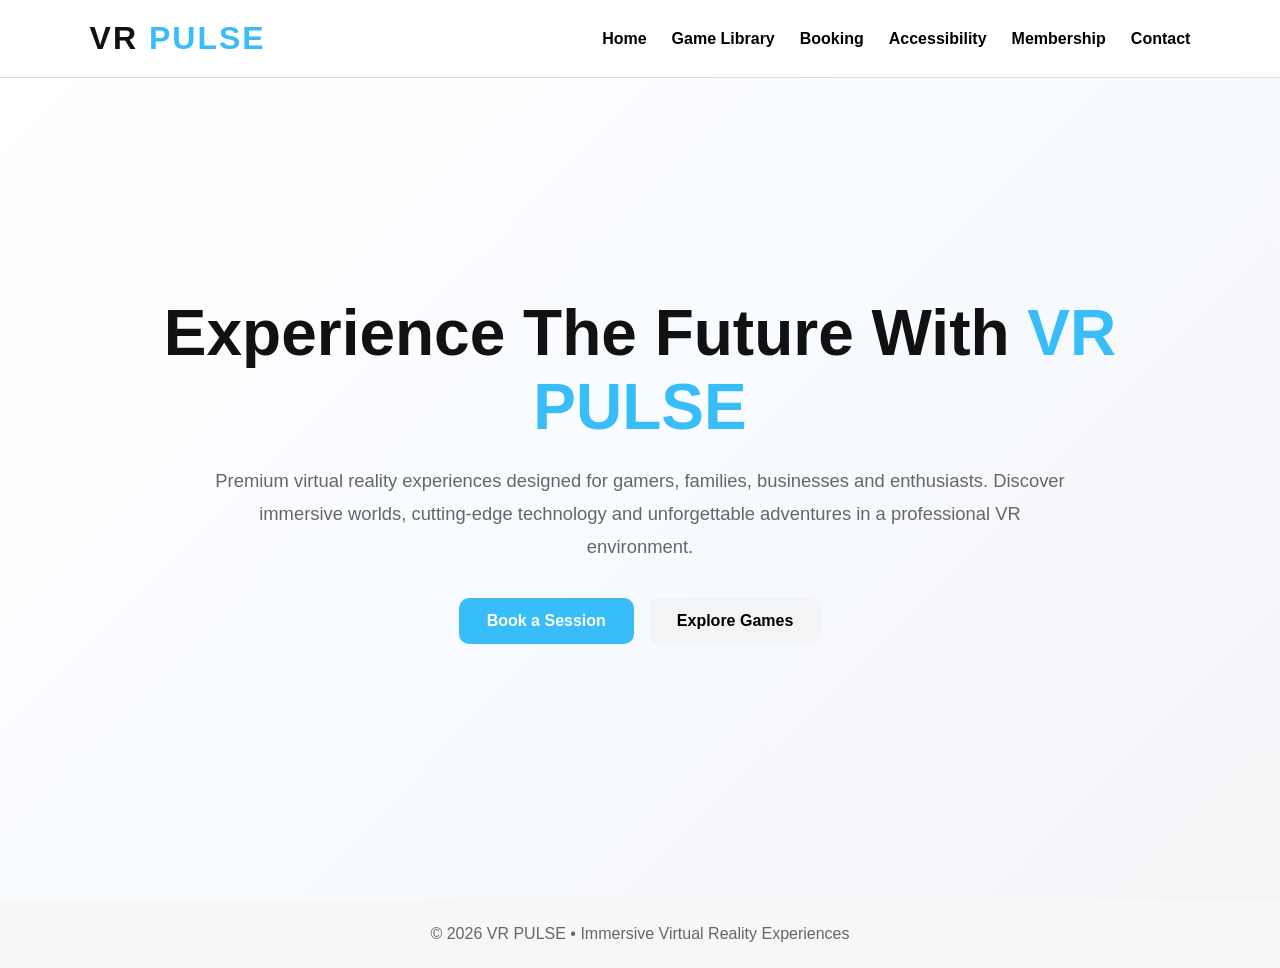
<file: index.html>
<!DOCTYPE html>
<html lang="en">
<head>
<meta charset="UTF-8">
<meta name="viewport" content="width=device-width, initial-scale=1.0">
<title>VR PULSE</title>

<style>
:root{
    --black:#111;
    --white:#ffffff;
    --grey:#f3f4f6;
    --dark-grey:#666;
    --blue:#7dd3fc;
    --blue-dark:#38bdf8;
    --green:#86efac;
}

*{
    margin:0;
    padding:0;
    box-sizing:border-box;
    scroll-behavior:smooth;
    font-family:Arial, Helvetica, sans-serif;
}

body{
    background:var(--white);
    color:var(--black);
}

header{
    position:fixed;
    top:0;
    left:0;
    width:100%;
    background:white;
    display:flex;
    justify-content:space-between;
    align-items:center;
    padding:20px 7%;
    border-bottom:1px solid #ddd;
    z-index:1000;
}

.logo{
    font-size:2rem;
    font-weight:700;
    letter-spacing:2px;
}

.logo span{
    color:var(--blue-dark);
}

nav ul{
    display:flex;
    list-style:none;
    gap:25px;
}

nav a{
    text-decoration:none;
    color:black;
    font-weight:600;
    transition:.3s;
}

nav a:hover{
    color:var(--blue-dark);
}

section{
    min-height:100vh;
    padding:120px 10% 80px;
    display:flex;
    flex-direction:column;
    justify-content:center;
    align-items:center;
    text-align:center;
}

h1{
    font-size:4rem;
    margin-bottom:20px;
}

h2{
    font-size:3rem;
    margin-bottom:20px;
}

p{
    max-width:850px;
    line-height:1.8;
    color:var(--dark-grey);
}

.hero{
    background:linear-gradient(
        135deg,
        #ffffff 0%,
        #f8fbff 50%,
        #f3f4f6 100%
    );
}

.hero p{
    font-size:1.15rem;
}

.button-group{
    margin-top:35px;
    display:flex;
    gap:15px;
    flex-wrap:wrap;
    justify-content:center;
}

.btn{
    padding:14px 28px;
    border:none;
    border-radius:10px;
    font-weight:600;
    cursor:pointer;
    text-decoration:none;
    transition:.3s;
}

.primary{
    background:var(--blue-dark);
    color:white;
}

.primary:hover{
    transform:translateY(-3px);
}

.secondary{
    background:var(--grey);
    color:black;
}

.secondary:hover{
    background:#e5e7eb;
}

.cards{
    width:100%;
    display:grid;
    grid-template-columns:repeat(auto-fit,minmax(280px,1fr));
    gap:25px;
    margin-top:50px;
}

.card{
    background:var(--grey);
    padding:30px;
    border-radius:18px;
    transition:.3s;
}

.card:hover{
    transform:translateY(-5px);
}

.card h3{
    margin-bottom:15px;
}

.price-card{
    border-top:5px solid var(--blue-dark);
}

.featured{
    border-top:5px solid var(--green);
}

form{
    width:100%;
    max-width:700px;
    display:flex;
    flex-direction:column;
    gap:15px;
    margin-top:30px;
}

input,
textarea{
    padding:15px;
    border:1px solid #ccc;
    border-radius:10px;
    font-size:1rem;
}

textarea{
    resize:none;
    height:150px;
}

footer{
    background:#f7f7f7;
    text-align:center;
    padding:25px;
    color:#666;
}

.highlight{
    color:var(--blue-dark);
}

@media(max-width:900px){

    header{
        flex-direction:column;
        gap:15px;
    }

    nav ul{
        flex-wrap:wrap;
        justify-content:center;
    }

    h1{
        font-size:3rem;
    }

    h2{
        font-size:2.3rem;
    }
}
</style>
</head>

<body>

<header>
    <div class="logo">VR <span>PULSE</span></div>

    <nav>
        <ul>
            <li><a href="index.html">Home</a></li>
            <li><a class="active" href="games.html">Game Library</a></li>
            <li><a href="booking.html">Booking</a></li>
            <li><a href="accessibility.html">Accessibility</a></li>
            <li><a href="membership.html">Membership</a></li>
            <li><a href="contact.html">Contact</a></li>
        </ul>
    </nav>
</header>

<!-- HOME -->

<section id="home" class="hero">
    <h1>Experience The Future With <span class="highlight">VR PULSE</span></h1>

    <p>
        Premium virtual reality experiences designed for gamers,
        families, businesses and enthusiasts. Discover immersive worlds,
        cutting-edge technology and unforgettable adventures in a
        professional VR environment.
    </p>

   <div class="button-group">
    <a href="booking.html" class="btn primary">Book a Session</a>
    <a href="games.html" class="btn secondary">Explore Games</a>
</div>
</section>

<footer>
    © 2026 VR PULSE • Immersive Virtual Reality Experiences
</footer>
<script src="script.js"></script>
</body>
</html>
</file>
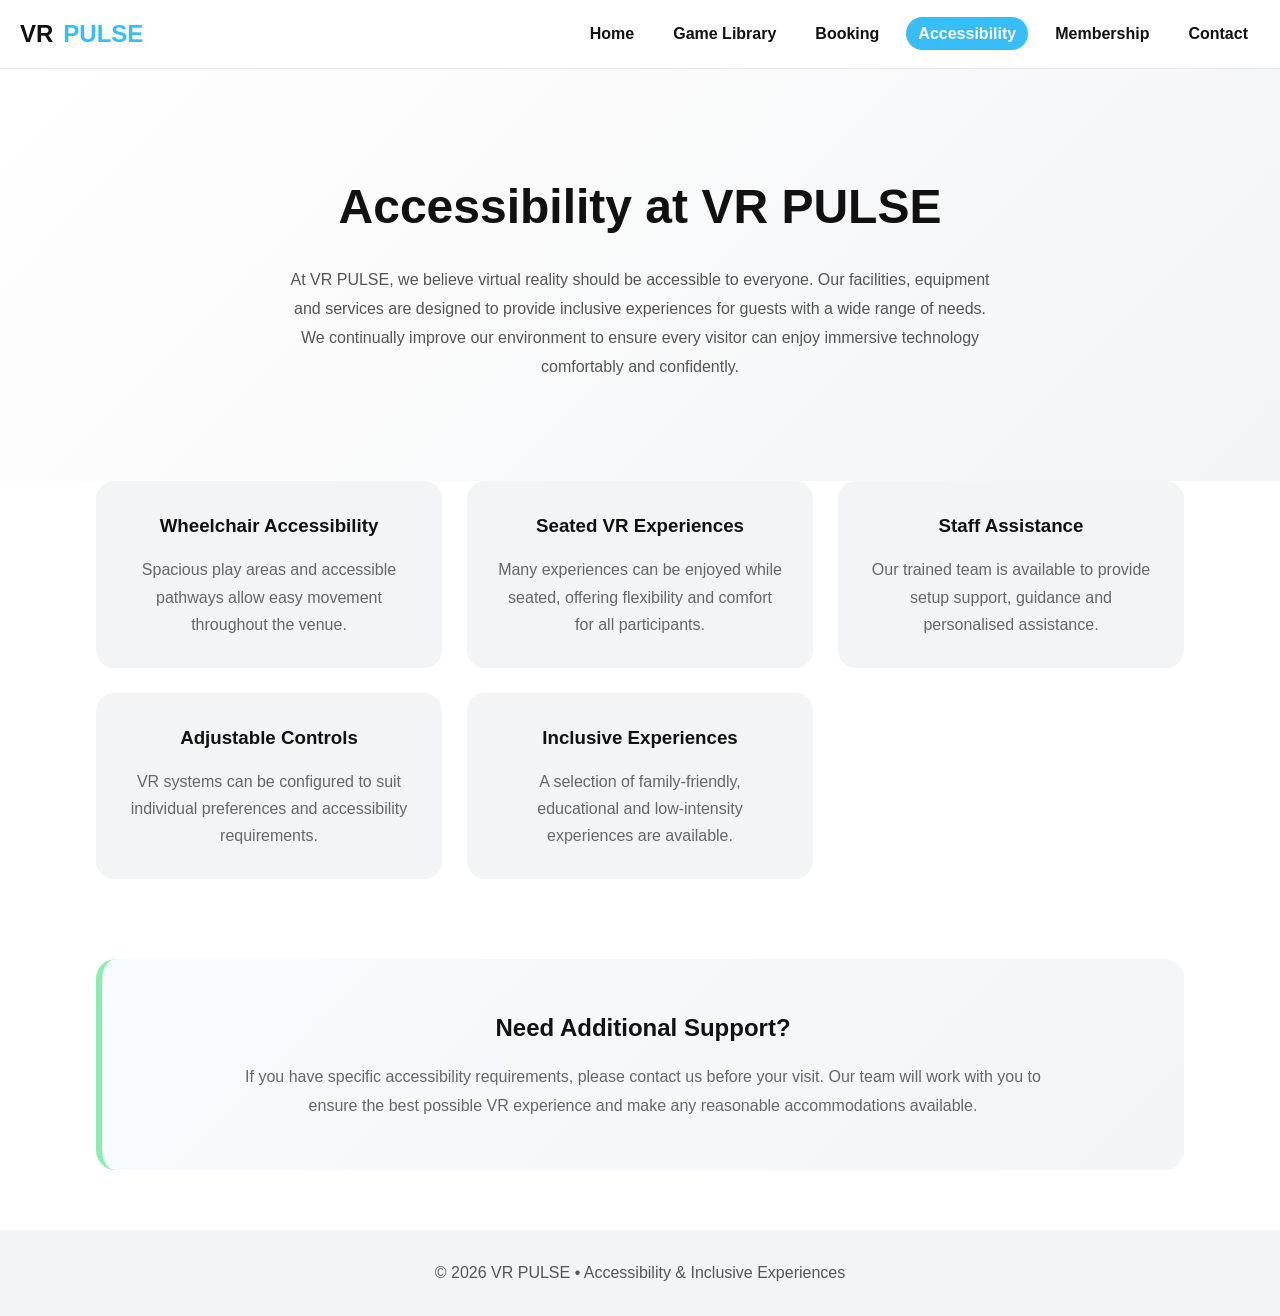
<file: accessibility.html>
<!DOCTYPE html>
<html lang="en">
<head>
<meta charset="UTF-8">
<meta name="viewport" content="width=device-width, initial-scale=1.0">
<title>VR PULSE | Accessibility</title>

<style>
:root{
    --black:#111;
    --white:#ffffff;
    --grey:#f3f4f6;
    --blue:#38bdf8;
    --green:#86efac;
}

*{
    margin:0;
    padding:0;
    box-sizing:border-box;
    font-family:Arial, Helvetica, sans-serif;
}

body{
    background:var(--white);
    color:var(--black);
}

header{
    display:flex;
    justify-content:space-between;
    align-items:center;
    padding:20px 7%;
    border-bottom:1px solid #ddd;
    background:white;
    position:sticky;
    top:0;
    z-index:1000;
}

.logo{
    font-size:2rem;
    font-weight:bold;
}

.logo span{
    color:var(--blue);
}

nav ul{
    list-style:none;
    display:flex;
    gap:25px;
}

nav a{
    text-decoration:none;
    color:black;
    font-weight:600;
    transition:.3s;
}

nav a:hover,
.active{
    color:var(--blue);
}

.hero{
    text-align:center;
    padding:80px 10% 50px;
}

.hero h1{
    font-size:3.5rem;
    margin-bottom:20px;
}

.hero p{
    max-width:850px;
    margin:auto;
    color:#666;
    line-height:1.8;
}

.features{
    width:85%;
    margin:0 auto 80px;
    display:grid;
    grid-template-columns:repeat(auto-fit,minmax(280px,1fr));
    gap:25px;
}

.card{
    background:var(--grey);
    padding:30px;
    border-radius:18px;
    text-align:center;
    transition:.3s;
}

.card:hover{
    transform:translateY(-5px);
}

.card h3{
    margin-bottom:15px;
    color:var(--black);
}

.card p{
    color:#666;
    line-height:1.7;
}

.highlight{
    width:85%;
    margin:0 auto 60px;
    background:linear-gradient(
        135deg,
        #f8fbff,
        #f3f4f6
    );
    padding:50px;
    border-radius:20px;
    text-align:center;
    border-left:6px solid var(--green);
}

.highlight h2{
    margin-bottom:15px;
}

.highlight p{
    max-width:800px;
    margin:auto;
    color:#666;
    line-height:1.8;
}

footer{
    text-align:center;
    padding:30px;
    background:#f7f7f7;
    color:#666;
}

@media(max-width:768px){

    header{
        flex-direction:column;
        gap:15px;
    }

    nav ul{
        flex-wrap:wrap;
        justify-content:center;
    }

    .hero h1{
        font-size:2.5rem;
    }
}
</style>
</head>
<body>

<header>

    <div class="logo">
        VR <span>PULSE</span>
    </div>

    <nav>
        <ul>
            <li><a href="index.html">Home</a></li>
            <li><a href="games.html">Game Library</a></li>
            <li><a href="booking.html">Booking</a></li>
            <li><a href="accessibility.html" class="active">Accessibility</a></li>
            <li><a href="membership.html">Membership</a></li>
            <li><a href="contact.html">Contact</a></li>
        </ul>
    </nav>
    
<link rel="stylesheet" href="style.css">
</header>

<section class="hero">

    <h1>Accessibility at VR PULSE</h1>

    <p>
        At VR PULSE, we believe virtual reality should be accessible to
        everyone. Our facilities, equipment and services are designed to
        provide inclusive experiences for guests with a wide range of needs.
        We continually improve our environment to ensure every visitor can
        enjoy immersive technology comfortably and confidently.
    </p>

</section>

<div class="features">

    <div class="card">
        <h3>Wheelchair Accessibility</h3>
        <p>
            Spacious play areas and accessible pathways allow easy movement
            throughout the venue.
        </p>
    </div>

    <div class="card">
        <h3>Seated VR Experiences</h3>
        <p>
            Many experiences can be enjoyed while seated, offering flexibility
            and comfort for all participants.
        </p>
    </div>

    <div class="card">
        <h3>Staff Assistance</h3>
        <p>
            Our trained team is available to provide setup support, guidance
            and personalised assistance.
        </p>
    </div>

    <div class="card">
        <h3>Adjustable Controls</h3>
        <p>
            VR systems can be configured to suit individual preferences and
            accessibility requirements.
        </p>
    </div>

    <div class="card">
        <h3>Inclusive Experiences</h3>
        <p>
            A selection of family-friendly, educational and low-intensity
            experiences are available.
        </p>
    </div>

</div>

<section class="highlight">

    <h2>Need Additional Support?</h2>

    <p>
        If you have specific accessibility requirements, please contact us
        before your visit. Our team will work with you to ensure the best
        possible VR experience and make any reasonable accommodations
        available.
    </p>

</section>

<footer>
    © 2026 VR PULSE • Accessibility & Inclusive Experiences
</footer>
<script src="script.js"></script>
</body>
</body>
</html>
</file>
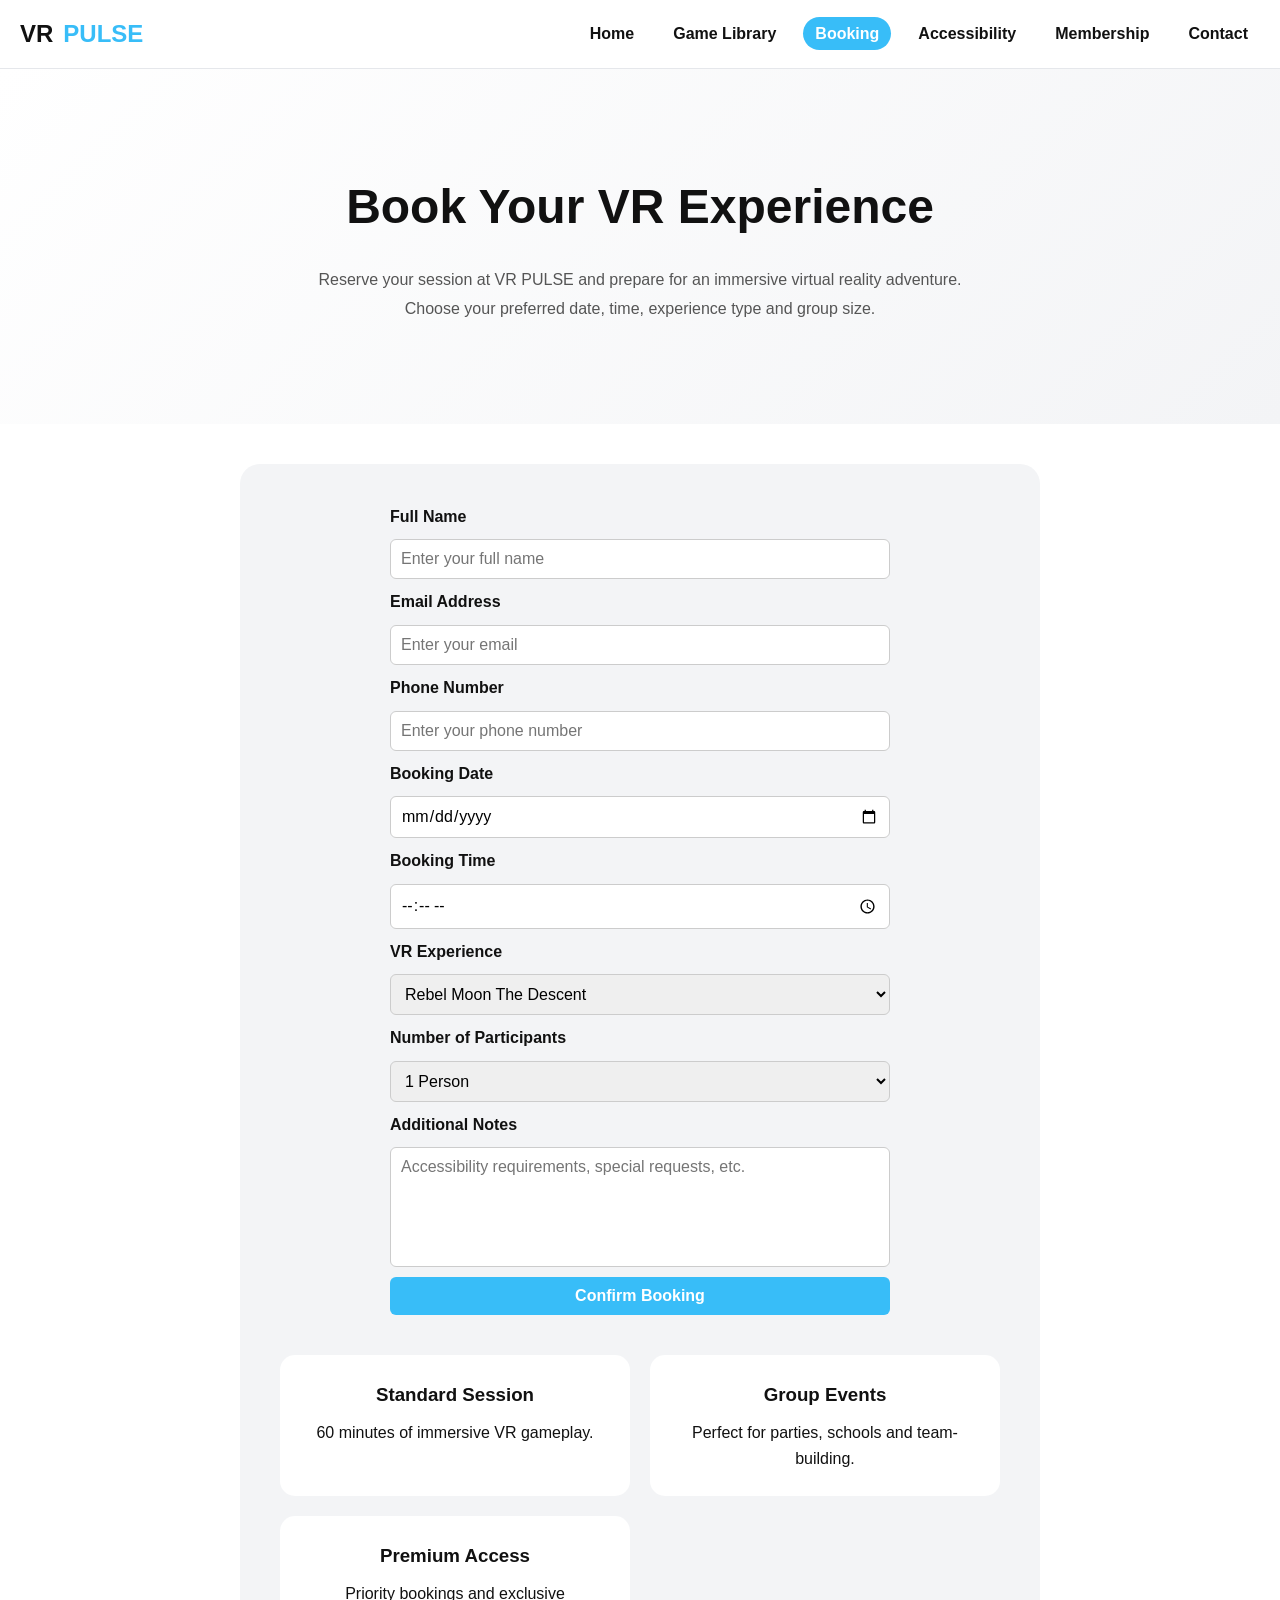
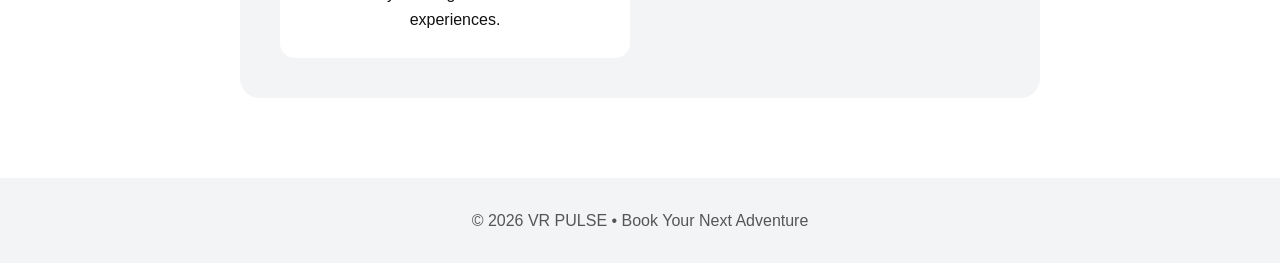
<file: booking.html>
<!DOCTYPE html>
<html lang="en">
<head>
<meta charset="UTF-8">
<meta name="viewport" content="width=device-width, initial-scale=1.0">
<title>VR PULSE | Booking</title>

<style>
:root{
    --black:#111;
    --white:#ffffff;
    --grey:#f3f4f6;
    --blue:#38bdf8;
    --green:#86efac;
}

*{
    margin:0;
    padding:0;
    box-sizing:border-box;
    font-family:Arial, Helvetica, sans-serif;
}

body{
    background:var(--white);
    color:var(--black);
}

header{
    display:flex;
    justify-content:space-between;
    align-items:center;
    padding:20px 7%;
    border-bottom:1px solid #ddd;
    background:white;
    position:sticky;
    top:0;
}

.logo{
    font-size:2rem;
    font-weight:bold;
}

.logo span{
    color:var(--blue);
}

nav ul{
    list-style:none;
    display:flex;
    gap:25px;
}

nav a{
    text-decoration:none;
    color:black;
    font-weight:600;
    transition:.3s;
}

nav a:hover,
.active{
    color:var(--blue);
}

.hero{
    text-align:center;
    padding:80px 10% 40px;
}

.hero h1{
    font-size:3.5rem;
    margin-bottom:20px;
}

.hero p{
    max-width:800px;
    margin:auto;
    color:#666;
    line-height:1.8;
}

.booking-container{
    max-width:800px;
    margin:40px auto 80px;
    padding:40px;
    background:var(--grey);
    border-radius:20px;
}

form{
    display:flex;
    flex-direction:column;
    gap:18px;
}

label{
    font-weight:600;
}

input,
select,
textarea{
    width:100%;
    padding:14px;
    border:1px solid #ccc;
    border-radius:10px;
    font-size:1rem;
}

textarea{
    resize:none;
    min-height:120px;
}

button{
    background:var(--blue);
    color:white;
    border:none;
    padding:15px;
    border-radius:10px;
    cursor:pointer;
    font-size:1rem;
    font-weight:bold;
    transition:.3s;
}

button:hover{
    opacity:0.9;
}

.info-grid{
    display:grid;
    grid-template-columns:repeat(auto-fit,minmax(250px,1fr));
    gap:20px;
    margin-top:40px;
}

.info-card{
    background:white;
    padding:25px;
    border-radius:15px;
    text-align:center;
}

.info-card h3{
    margin-bottom:10px;
}

footer{
    text-align:center;
    padding:30px;
    background:#f7f7f7;
    color:#666;
}
</style>
</head>
<body>

<header>
    <div class="logo">VR <span>PULSE</span></div>

    <nav>
        <ul>
            <li><a href="index.html">Home</a></li>
            <li><a href="games.html">Game Library</a></li>
            <li><a href="booking.html" class="active">Booking</a></li>
            <li><a href="accessibility.html">Accessibility</a></li>
            <li><a href="membership.html">Membership</a></li>
            <li><a href="contact.html">Contact</a></li>
        </ul>
    </nav>

    <link rel="stylesheet" href="style.css">
</header>

<section class="hero">
    <h1>Book Your VR Experience</h1>

    <p>
        Reserve your session at VR PULSE and prepare for an immersive
        virtual reality adventure. Choose your preferred date, time,
        experience type and group size.
    </p>
</section>

<div class="booking-container">

    <form>

        <label>Full Name</label>
        <input type="text" placeholder="Enter your full name" required>

        <label>Email Address</label>
        <input type="email" placeholder="Enter your email" required>

        <label>Phone Number</label>
        <input type="tel" placeholder="Enter your phone number">

        <label>Booking Date</label>
        <input type="date" required>

        <label>Booking Time</label>
        <input type="time" required>

        <label>VR Experience</label>
        <select>
            <option>Rebel Moon The Descent</option>
            <option>Seekers of the Shard Dragonfire</option>
            <option>Quantum Rift</option>
            <option>Skyfront Legends</option>
            <option>starter membership</option>
            <option>premium membership</option>
            <option>Elite membership</option>
            
        </select>

        <label>Number of Participants</label>
        <select>
            <option>1 Person</option>
            <option>2 People</option>
            <option>3 People</option>
            <option>4 People</option>
            <option>5+ People</option>
        </select>

        <label>Additional Notes</label>
        <textarea placeholder="Accessibility requirements, special requests, etc."></textarea>

        <button type="submit">Confirm Booking</button>

    </form>

    <div class="info-grid">

        <div class="info-card">
            <h3>Standard Session</h3>
            <p>60 minutes of immersive VR gameplay.</p>
        </div>

        <div class="info-card">
            <h3>Group Events</h3>
            <p>Perfect for parties, schools and team-building.</p>
        </div>

        <div class="info-card">
            <h3>Premium Access</h3>
            <p>Priority bookings and exclusive experiences.</p>
        </div>

    </div>

</div>

<footer>
    © 2026 VR PULSE • Book Your Next Adventure
</footer>
<script src="script.js"></script>
</body>
</body>
</html>
</file>
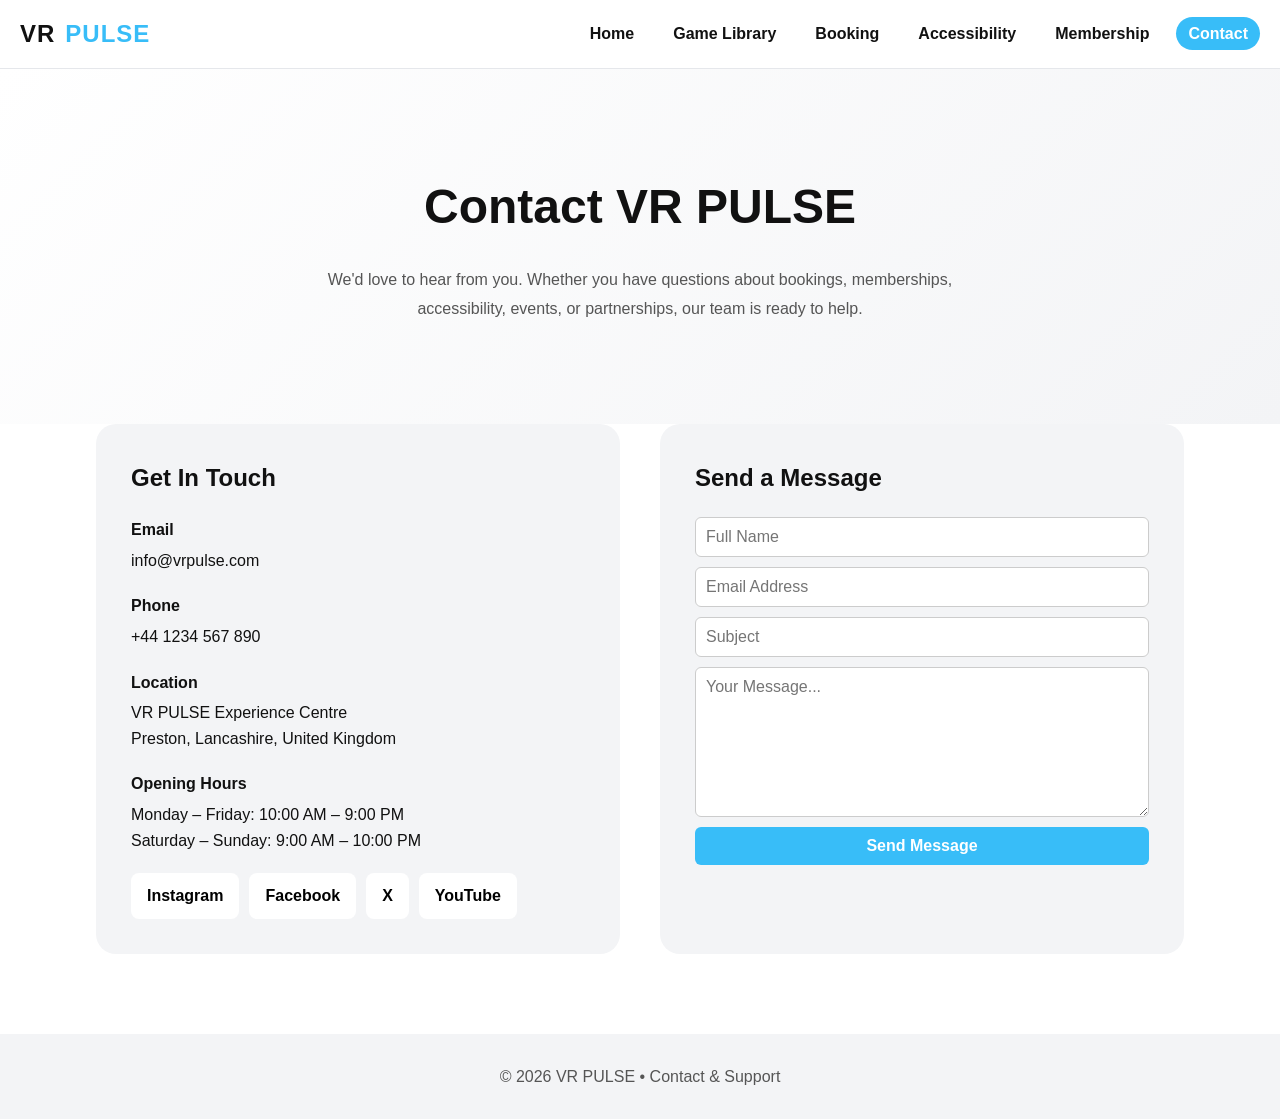
<file: contact.html>
<!DOCTYPE html>
<html lang="en">
<head>
<meta charset="UTF-8">
<meta name="viewport" content="width=device-width, initial-scale=1.0">
<title>VR PULSE | Contact Us</title>

<style>
:root{
    --black:#111111;
    --white:#ffffff;
    --grey:#f3f4f6;
    --light-grey:#e5e7eb;
    --blue:#38bdf8;
    --green:#86efac;
}

*{
    margin:0;
    padding:0;
    box-sizing:border-box;
    font-family:Arial, Helvetica, sans-serif;
}

body{
    background:var(--white);
    color:var(--black);
}

header{
    display:flex;
    justify-content:space-between;
    align-items:center;
    padding:20px 7%;
    border-bottom:1px solid #ddd;
    background:white;
    position:sticky;
    top:0;
    z-index:1000;
}

.logo{
    font-size:2rem;
    font-weight:700;
    letter-spacing:1px;
}

.logo span{
    color:var(--blue);
}

nav ul{
    list-style:none;
    display:flex;
    gap:25px;
}

nav a{
    text-decoration:none;
    color:black;
    font-weight:600;
    transition:.3s;
}

nav a:hover,
.active{
    color:var(--blue);
}

.hero{
    text-align:center;
    padding:80px 10% 50px;
}

.hero h1{
    font-size:3.5rem;
    margin-bottom:20px;
}

.hero p{
    max-width:850px;
    margin:auto;
    color:#666;
    line-height:1.8;
}

.contact-container{
    width:85%;
    max-width:1200px;
    margin:0 auto 80px;
    display:grid;
    grid-template-columns:1fr 1fr;
    gap:40px;
}

.contact-info,
.contact-form{
    background:var(--grey);
    padding:35px;
    border-radius:20px;
}

.contact-info h2,
.contact-form h2{
    margin-bottom:20px;
}

.contact-info p{
    color:#666;
    line-height:1.8;
    margin-bottom:15px;
}

.info-item{
    margin-bottom:20px;
}

.info-item strong{
    display:block;
    margin-bottom:5px;
}

form{
    display:flex;
    flex-direction:column;
    gap:15px;
}

input,
textarea{
    padding:14px;
    border:1px solid #ccc;
    border-radius:10px;
    font-size:1rem;
    width:100%;
}

textarea{
    min-height:150px;
    resize:vertical;
}

button{
    padding:14px;
    border:none;
    border-radius:10px;
    background:var(--blue);
    color:white;
    font-size:1rem;
    font-weight:bold;
    cursor:pointer;
    transition:.3s;
}

button:hover{
    opacity:0.9;
}

.socials{
    margin-top:20px;
    display:flex;
    gap:10px;
    flex-wrap:wrap;
}

.socials a{
    text-decoration:none;
    background:white;
    color:black;
    padding:10px 16px;
    border-radius:8px;
    font-weight:600;
    transition:.3s;
}

.socials a:hover{
    background:var(--blue);
    color:white;
}

footer{
    text-align:center;
    padding:30px;
    background:#f7f7f7;
    color:#666;
}

@media(max-width:900px){

    header{
        flex-direction:column;
        gap:15px;
    }

    nav ul{
        flex-wrap:wrap;
        justify-content:center;
    }

    .hero h1{
        font-size:2.5rem;
    }

    .contact-container{
        grid-template-columns:1fr;
    }
}
</style>
</head>
<body>

<header>

    <div class="logo">
        VR <span>PULSE</span>
    </div>

    <nav>
        <ul>
            <li><a href="index.html">Home</a></li>
            <li><a href="games.html">Game Library</a></li>
            <li><a href="booking.html">Booking</a></li>
            <li><a href="accessibility.html">Accessibility</a></li>
            <li><a href="membership.html">Membership</a></li>
            <li><a href="contact.html" class="active">Contact</a></li>
        </ul>
    </nav>
<link rel="stylesheet" href="style.css">
</header>

<section class="hero">

    <h1>Contact VR PULSE</h1>

    <p>
        We'd love to hear from you. Whether you have questions about
        bookings, memberships, accessibility, events, or partnerships,
        our team is ready to help.
    </p>

</section>

<section class="contact-container">

    <div class="contact-info">

        <h2>Get In Touch</h2>

        <div class="info-item">
            <strong>Email</strong>
            info@vrpulse.com
        </div>

        <div class="info-item">
            <strong>Phone</strong>
            +44 1234 567 890
        </div>

        <div class="info-item">
            <strong>Location</strong>
            VR PULSE Experience Centre<br>
            Preston, Lancashire, United Kingdom
        </div>

        <div class="info-item">
            <strong>Opening Hours</strong>
            Monday – Friday: 10:00 AM – 9:00 PM<br>
            Saturday – Sunday: 9:00 AM – 10:00 PM
        </div>

        <div class="socials">
            <a href="#">Instagram</a>
            <a href="#">Facebook</a>
            <a href="#">X</a>
            <a href="#">YouTube</a>
        </div>

    </div>

    <div class="contact-form">

        <h2>Send a Message</h2>

        <form>

            <input
                type="text"
                placeholder="Full Name"
                required
            >

            <input
                type="email"
                placeholder="Email Address"
                required
            >

            <input
                type="text"
                placeholder="Subject"
                required
            >

            <textarea
                placeholder="Your Message..."
                required
            ></textarea>

            <button type="submit">
                Send Message
            </button>

        </form>

    </div>

</section>

<footer>
    © 2026 VR PULSE • Contact & Support
</footer>
<script src="script.js"></script>
</body>
</body>
</html>
</file>
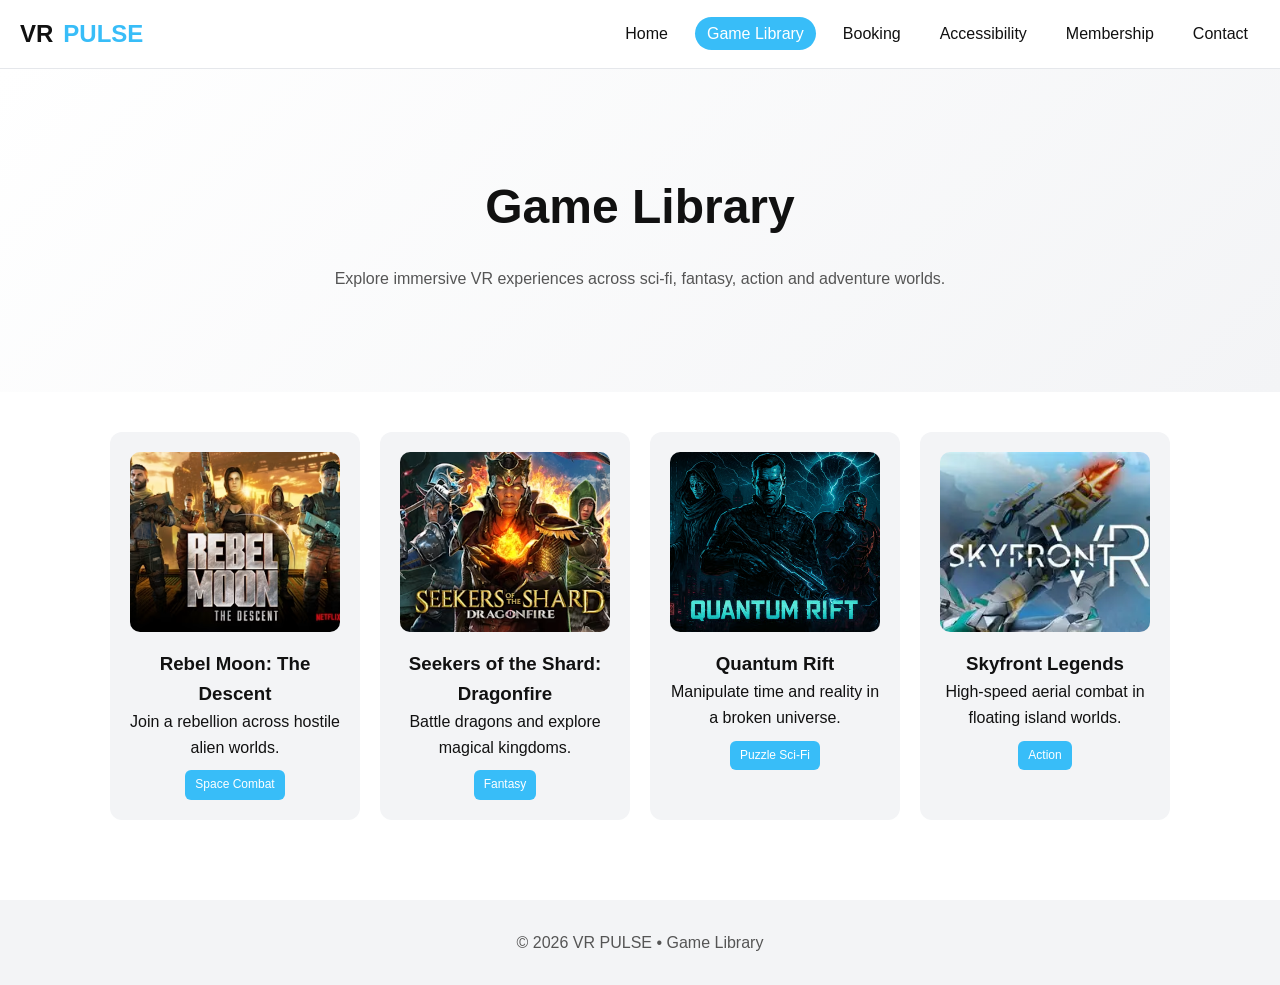
<file: games.html>
<!DOCTYPE html>
<html lang="en">
<head>
<meta charset="UTF-8">
<meta name="viewport" content="width=device-width, initial-scale=1.0">
<title>VR PULSE | Game Library</title>

<link rel="stylesheet" href="style.css">
</head>

<body>

<header>
    <div class="logo">VR <span>PULSE</span></div>

    <nav>
        <ul>
            <li><a href="index.html">Home</a></li>
            <li><a class="active" href="games.html">Game Library</a></li>
            <li><a href="booking.html">Booking</a></li>
            <li><a href="accessibility.html">Accessibility</a></li>
            <li><a href="membership.html">Membership</a></li>
            <li><a href="contact.html">Contact</a></li>
        </ul>
    </nav>
</header>

<section class="hero">
    <h1>Game Library</h1>
    <p>Explore immersive VR experiences across sci-fi, fantasy, action and adventure worlds.</p>
</section>

<section class="games-grid">

    <div class="game-card">
        <img class="game-image" src="Images/rebelmoon.png" alt="Rebel Moon The Descent">
        <h3>Rebel Moon: The Descent</h3>
        <p>Join a rebellion across hostile alien worlds.</p>
        <span class="tag">Space Combat</span>
    </div>

    <div class="game-card">
        <img class="game-image" src="Images/dragonfire.png" alt="Seekers of the Shard Dragonfire">
        <h3>Seekers of the Shard: Dragonfire</h3>
        <p>Battle dragons and explore magical kingdoms.</p>
        <span class="tag">Fantasy</span>
    </div>

    <div class="game-card">
        <img class="game-image" src="Images/quantumrift.png" alt="Quantum Rift">
        <h3>Quantum Rift</h3>
        <p>Manipulate time and reality in a broken universe.</p>
        <span class="tag">Puzzle Sci-Fi</span>
    </div>

    <div class="game-card">
        <img class="game-image" src="Images/skyfrontlegends.png" alt="Skyfront Legends">
        <h3>Skyfront Legends</h3>
        <p>High-speed aerial combat in floating island worlds.</p>
        <span class="tag">Action</span>
    </div>

</section>

<footer>
    © 2026 VR PULSE • Game Library
</footer>

<script src="script.js"></script>
</body>
</html>
</file>
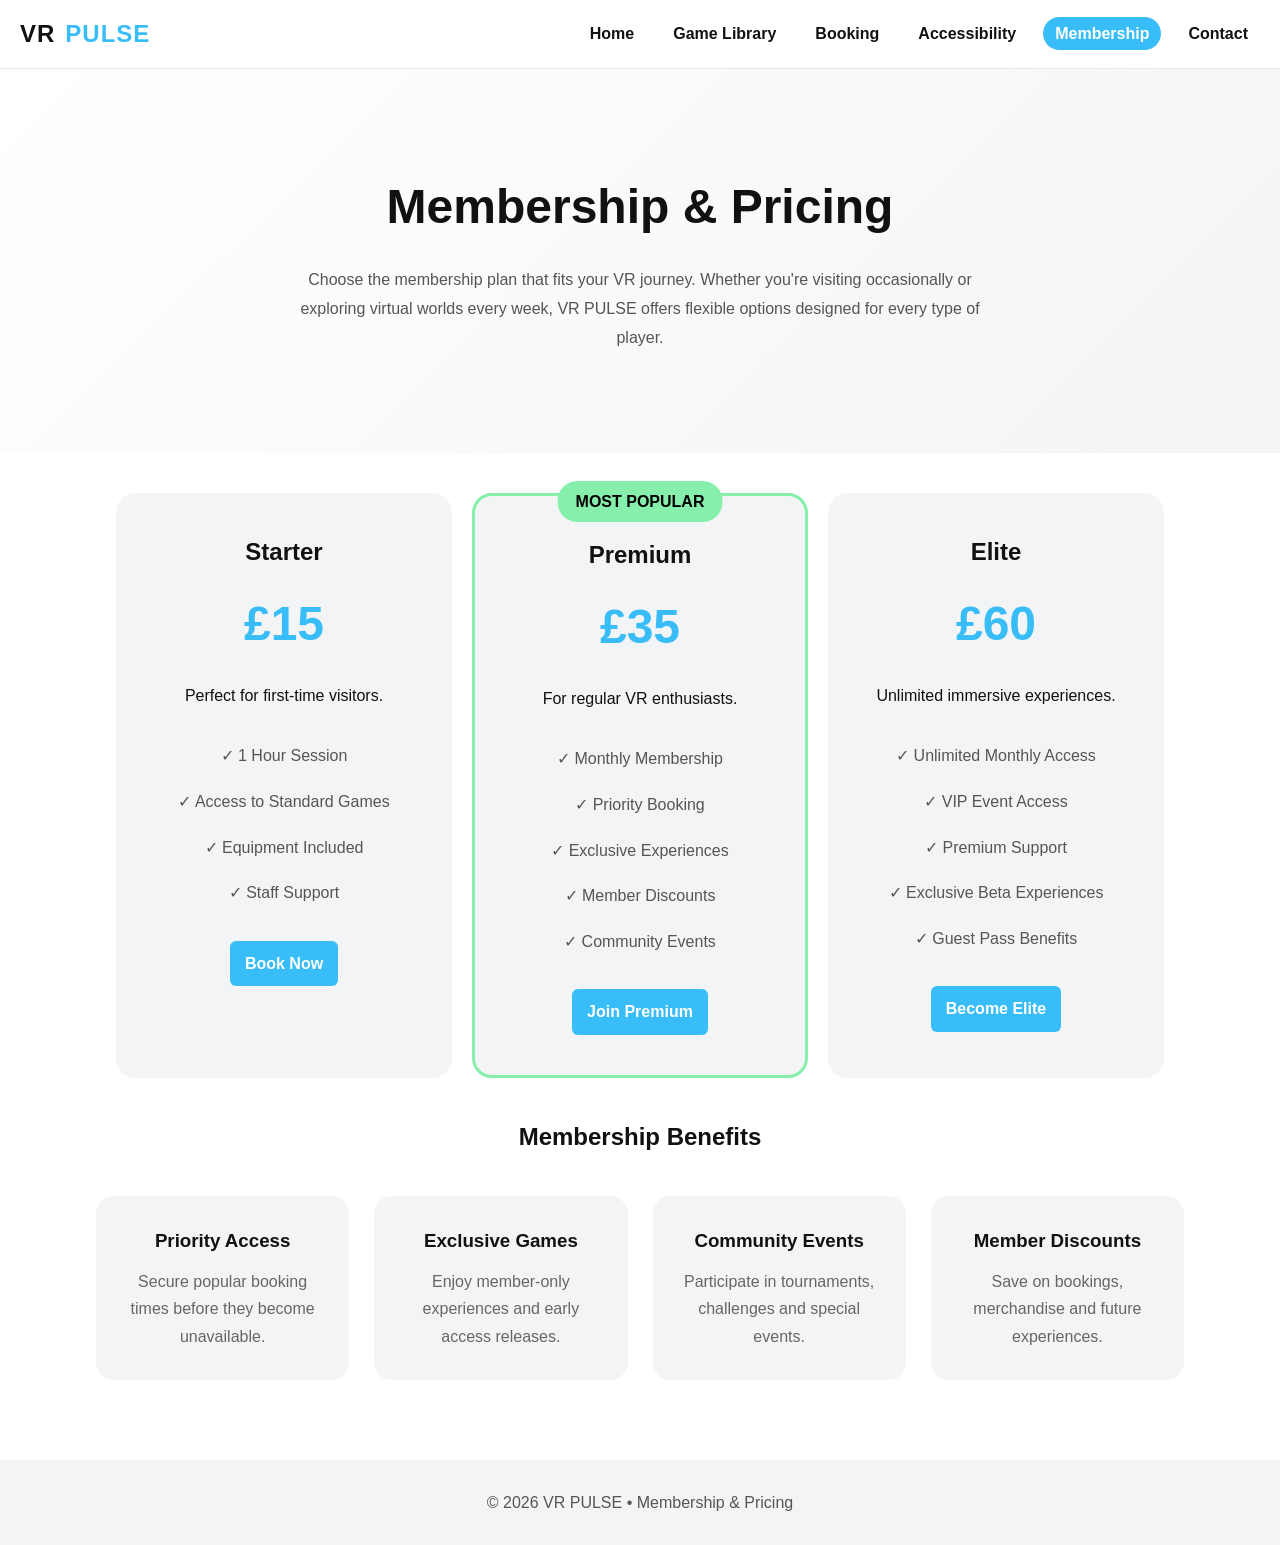
<file: membership.html>
<!DOCTYPE html>
<html lang="en">
<head>
<meta charset="UTF-8">
<meta name="viewport" content="width=device-width, initial-scale=1.0">
<title>VR PULSE | Membership & Pricing</title>

<style>
:root{
    --black:#111111;
    --white:#ffffff;
    --grey:#f3f4f6;
    --light-grey:#e5e7eb;
    --blue:#38bdf8;
    --green:#86efac;
}

*{
    margin:0;
    padding:0;
    box-sizing:border-box;
    font-family:Arial, Helvetica, sans-serif;
}

body{
    background:var(--white);
    color:var(--black);
}

header{
    display:flex;
    justify-content:space-between;
    align-items:center;
    padding:20px 7%;
    border-bottom:1px solid #ddd;
    background:white;
    position:sticky;
    top:0;
    z-index:1000;
}

.logo{
    font-size:2rem;
    font-weight:700;
    letter-spacing:1px;
}

.logo span{
    color:var(--blue);
}

nav ul{
    list-style:none;
    display:flex;
    gap:25px;
}

nav a{
    text-decoration:none;
    color:var(--black);
    font-weight:600;
    transition:0.3s;
}

nav a:hover,
.active{
    color:var(--blue);
}

.hero{
    text-align:center;
    padding:80px 10% 50px;
}

.hero h1{
    font-size:3.5rem;
    margin-bottom:20px;
}

.hero p{
    max-width:850px;
    margin:auto;
    line-height:1.8;
    color:#666;
}

.pricing-grid{
    width:85%;
    margin:30px auto 80px;
    display:grid;
    grid-template-columns:repeat(auto-fit,minmax(300px,1fr));
    gap:30px;
}

.plan{
    background:var(--grey);
    border-radius:20px;
    padding:40px 30px;
    text-align:center;
    transition:0.3s;
    position:relative;
}

.plan:hover{
    transform:translateY(-8px);
}

.plan h2{
    margin-bottom:15px;
}

.price{
    font-size:3rem;
    font-weight:bold;
    color:var(--blue);
    margin-bottom:20px;
}

.plan ul{
    list-style:none;
    margin:25px 0;
}

.plan ul li{
    padding:10px 0;
    color:#555;
}

.btn{
    display:inline-block;
    padding:14px 30px;
    border-radius:10px;
    text-decoration:none;
    font-weight:bold;
    transition:0.3s;
}

.btn-primary{
    background:var(--blue);
    color:white;
}

.btn-primary:hover{
    opacity:0.9;
}

.featured{
    border:3px solid var(--green);
}

.badge{
    position:absolute;
    top:-15px;
    left:50%;
    transform:translateX(-50%);
    background:var(--green);
    color:black;
    font-weight:bold;
    padding:8px 18px;
    border-radius:20px;
}

.benefits{
    width:85%;
    margin:0 auto 80px;
    text-align:center;
}

.benefits h2{
    margin-bottom:20px;
}

.benefits-grid{
    margin-top:40px;
    display:grid;
    grid-template-columns:repeat(auto-fit,minmax(250px,1fr));
    gap:25px;
}

.benefit-card{
    background:var(--grey);
    padding:30px;
    border-radius:18px;
}

.benefit-card h3{
    margin-bottom:12px;
}

.benefit-card p{
    color:#666;
    line-height:1.7;
}

footer{
    text-align:center;
    padding:30px;
    background:#f7f7f7;
    color:#666;
}

@media(max-width:768px){

    header{
        flex-direction:column;
        gap:15px;
    }

    nav ul{
        flex-wrap:wrap;
        justify-content:center;
    }

    .hero h1{
        font-size:2.5rem;
    }
}
</style>
</head>
<body>

<header>

    <div class="logo">
        VR <span>PULSE</span>
    </div>

    <nav>
        <ul>
            <li><a href="index.html">Home</a></li>
            <li><a href="games.html">Game Library</a></li>
            <li><a href="booking.html">Booking</a></li>
            <li><a href="accessibility.html">Accessibility</a></li>
            <li><a href="membership.html" class="active">Membership</a></li>
            <li><a href="contact.html">Contact</a></li>
        </ul>
    </nav>
<link rel="stylesheet" href="style.css">
</header>

<section class="hero">

    <h1>Membership & Pricing</h1>

    <p>
        Choose the membership plan that fits your VR journey. Whether
        you're visiting occasionally or exploring virtual worlds every
        week, VR PULSE offers flexible options designed for every type
        of player.
    </p>

</section>

<section class="pricing-grid">

    <div class="plan">

        <h2>Starter</h2>

        <div class="price">£15</div>

        <p>Perfect for first-time visitors.</p>

        <ul>
            <li>✓ 1 Hour Session</li>
            <li>✓ Access to Standard Games</li>
            <li>✓ Equipment Included</li>
            <li>✓ Staff Support</li>
        </ul>

        <a href="booking.html" class="btn btn-primary">
            Book Now
        </a>

    </div>

    <div class="plan featured">

        <div class="badge">MOST POPULAR</div>

        <h2>Premium</h2>

        <div class="price">£35</div>

        <p>For regular VR enthusiasts.</p>

        <ul>
            <li>✓ Monthly Membership</li>
            <li>✓ Priority Booking</li>
            <li>✓ Exclusive Experiences</li>
            <li>✓ Member Discounts</li>
            <li>✓ Community Events</li>
        </ul>

        <a href="booking.html" class="btn btn-primary">
            Join Premium
        </a>

    </div>

    <div class="plan">

        <h2>Elite</h2>

        <div class="price">£60</div>

        <p>Unlimited immersive experiences.</p>

        <ul>
            <li>✓ Unlimited Monthly Access</li>
            <li>✓ VIP Event Access</li>
            <li>✓ Premium Support</li>
            <li>✓ Exclusive Beta Experiences</li>
            <li>✓ Guest Pass Benefits</li>
        </ul>

        <a href="booking.html" class="btn btn-primary">
            Become Elite
        </a>

    </div>

</section>

<section class="benefits">

    <h2>Membership Benefits</h2>

    <div class="benefits-grid">

        <div class="benefit-card">
            <h3>Priority Access</h3>
            <p>
                Secure popular booking times before they become unavailable.
            </p>
        </div>

        <div class="benefit-card">
            <h3>Exclusive Games</h3>
            <p>
                Enjoy member-only experiences and early access releases.
            </p>
        </div>

        <div class="benefit-card">
            <h3>Community Events</h3>
            <p>
                Participate in tournaments, challenges and special events.
            </p>
        </div>

        <div class="benefit-card">
            <h3>Member Discounts</h3>
            <p>
                Save on bookings, merchandise and future experiences.
            </p>
        </div>

    </div>

</section>

<footer>
    © 2026 VR PULSE • Membership & Pricing
</footer>
<script src="script.js"></script>
</body>
</body>
</html>
</file>
<file: style.css>
/* ===============================
   VR PULSE GLOBAL STYLE (CLEAN)
================================ */

:root {
    --white: #ffffff;
    --black: #111111;
    --grey: #f3f4f6;
    --light-grey: #e5e7eb;
    --blue: #38bdf8;
    --blue-dark: #0ea5e9;
    --green: #86efac;
}

/* RESET */
* {
    margin: 0;
    padding: 0;
    box-sizing: border-box;
    font-family: Montserrat, Roboto, Arial, sans-serif;
}

/* BODY */
body {
    background: var(--white);
    color: var(--black);
    line-height: 1.6;
}

/* ===============================
   NAVBAR
================================ */

.navbar, header {
    display: flex;
    justify-content: space-between;
    align-items: center;
    padding: 15px 20px;
    background: var(--white);
    position: sticky;
    top: 0;
    z-index: 1000;
    border-bottom: 1px solid var(--light-grey);
    box-shadow: 0 2px 10px rgba(0,0,0,0.05);
}

.logo {
    display: flex;
    align-items: center;
    gap: 10px;
}

.logo h2, .logo {
    font-weight: bold;
    font-size: 1.5rem;
}

.logo span {
    color: var(--blue);
}

/* NAV LINKS */
.nav-links,
nav ul {
    list-style: none;
    display: flex;
    gap: 15px;
}

.nav-links a,
nav a {
    text-decoration: none;
    color: var(--black);
    padding: 8px 12px;
    border-radius: 20px;
    transition: 0.3s;
}

.nav-links a:hover,
nav a:hover,
nav a.active {
    background: var(--blue);
    color: var(--white);
}

/* ===============================
   HERO
================================ */

.hero,
.page-hero {
    padding: 100px 20px;
    text-align: center;
    background: linear-gradient(135deg, var(--white), var(--grey));
}

.hero h1 {
    font-size: 3rem;
    margin-bottom: 20px;
}

.hero p {
    max-width: 700px;
    margin: auto;
    color: #555;
}

/* ===============================
   BUTTONS
================================ */

button,
.btn-primary,
.btn-secondary {
    padding: 10px 15px;
    border-radius: 6px;
    border: none;
    cursor: pointer;
    text-decoration: none;
    transition: 0.3s;
    display: inline-block;
}

.btn-primary {
    background: var(--blue);
    color: var(--white);
}

.btn-primary:hover {
    background: var(--blue-dark);
}

.btn-secondary {
    border: 2px solid var(--blue);
    color: var(--black);
    background: transparent;
}

.btn-secondary:hover {
    background: var(--blue);
    color: var(--white);
}

/* ===============================
   GRID SYSTEMS
================================ */

.feature-grid,
.games-grid,
.membership-grid,
.pricing-grid,
.accessibility-grid {
    display: grid;
    grid-template-columns: repeat(auto-fit, minmax(250px, 1fr));
    gap: 20px;
    padding: 40px 20px;
    max-width: 1100px;
    margin: auto;
}

/* ===============================
   CARDS
================================ */

.feature-card,
.game-card,
.membership-card,
.pricing-card,
.accessibility-card {
    background: var(--grey);
    padding: 20px;
    border-radius: 12px;
    text-align: center;
    transition: 0.3s;
}

.feature-card:hover,
.game-card:hover,
.membership-card:hover,
.pricing-card:hover,
.accessibility-card:hover {
    transform: translateY(-5px);
    box-shadow: 0 10px 25px rgba(0,0,0,0.1);
}

/* ===============================
   GAME IMAGES (FIXED)
================================ */

.game-image {
    width: 100%;
    height: 180px;
    object-fit: cover;
    border-radius: 10px;
    margin-bottom: 10px;
}

/* ===============================
   TAGS
================================ */

.tag {
    display: inline-block;
    padding: 5px 10px;
    border-radius: 6px;
    font-size: 12px;
    margin-top: 10px;
    background: var(--blue);
    color: var(--white);
}

/* optional variations */
.new-tag { background: var(--blue-dark); }
.best-tag { background: #B72818; }
.family-tag { background: var(--green); color: black; }

/* ===============================
   FORMS
================================ */

form {
    display: flex;
    flex-direction: column;
    gap: 10px;
    max-width: 500px;
    margin: auto;
}

input,
textarea,
select {
    padding: 10px;
    border-radius: 6px;
    border: 1px solid #ccc;
    outline: none;
}

input:focus,
textarea:focus,
select:focus {
    border: 2px solid var(--blue);
}

/* ===============================
   FOOTER
================================ */

footer {
    background: var(--grey);
    text-align: center;
    padding: 30px 20px;
    margin-top: 40px;
    color: #555;
}

/* ===============================
   MODAL (KEEP YOUR FEATURE)
================================ */

.modal {
    display: none;
    position: fixed;
    inset: 0;
    background: rgba(0,0,0,0.7);
    justify-content: center;
    align-items: center;
}

.modal-content {
    background: var(--white);
    padding: 25px;
    border-radius: 10px;
    text-align: center;
}

/* ===============================
   RESPONSIVE
================================ */

@media (max-width: 768px) {
    .navbar,
    header {
        flex-direction: column;
        gap: 10px;
    }

    .hero h1 {
        font-size: 2rem;
    }
}
</file>
